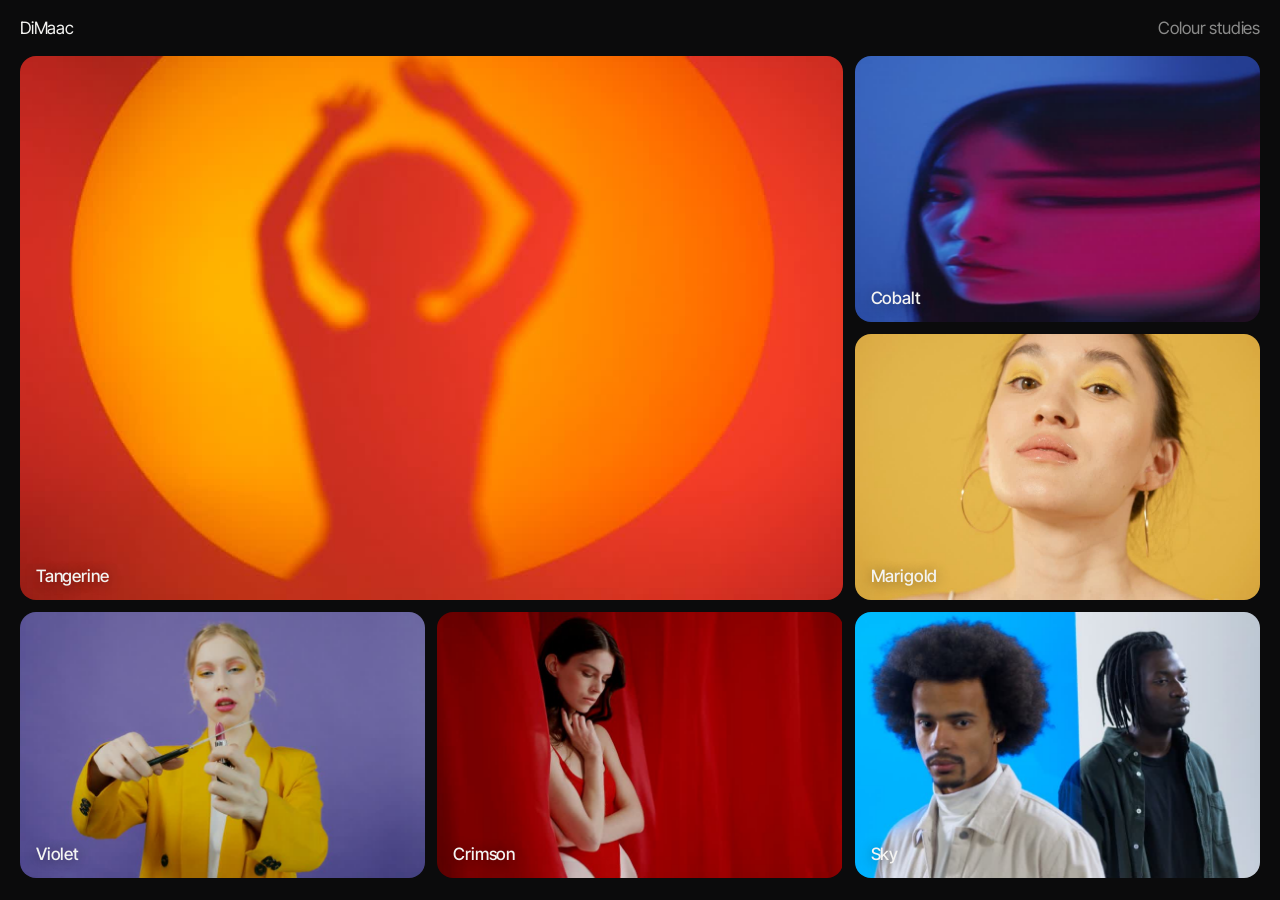
<file: index.html>
<!doctype html>
<html lang="en">
    <head>
        <meta charset="utf-8" />
        <meta name="viewport" content="width=device-width, initial-scale=1" />
        <title>project</title>

        <link
            rel="stylesheet"
            href="https://fonts.googleapis.com/css2?family=Inter+Tight:wght@400;500&display=swap"
        />

        <link rel="stylesheet" href="./assets/css/style.css" />
    </head>
    <body>
        <header class="top">
            <a href="index.html">DiMaac</a>
            <span>Colour studies</span>
        </header>

        <main class="home">
            <a
                class="card"
                href="tangerine.html"
                style="view-transition-name: tangerine"
            >
                <video
                    src="https://videos.pexels.com/video-files/8047353/8047353-hd_1920_1080_25fps.mp4"
                    poster="./assets/images/tangerine.jpg"
                    autoplay
                    muted
                    loop
                    playsinline
                ></video>
                <span>Tangerine</span>
            </a>
            <a
                class="card"
                href="cobalt.html"
                style="view-transition-name: cobalt"
            >
                <video
                    src="https://videos.pexels.com/video-files/6491689/6491689-hd_1366_720_25fps.mp4"
                    poster="./assets/images/cobalt.jpg"
                    autoplay
                    muted
                    loop
                    playsinline
                ></video>
                <span>Cobalt</span>
            </a>
            <a
                class="card"
                href="marigold.html"
                style="view-transition-name: marigold"
            >
                <video
                    src="https://videos.pexels.com/video-files/7956862/7956862-hd_1280_720_30fps.mp4"
                    poster="./assets/images/marigold.jpg"
                    autoplay
                    muted
                    loop
                    playsinline
                ></video>
                <span>Marigold</span>
            </a>
            <a
                class="card"
                href="violet.html"
                style="view-transition-name: violet"
            >
                <video
                    src="https://videos.pexels.com/video-files/7291759/7291759-hd_1280_720_25fps.mp4"
                    poster="./assets/images/violet.jpg"
                    autoplay
                    muted
                    loop
                    playsinline
                ></video>
                <span>Violet</span>
            </a>
            <a
                class="card"
                href="crimson.html"
                style="view-transition-name: crimson"
            >
                <video
                    src="https://videos.pexels.com/video-files/8746333/8746333-hd_1366_720_25fps.mp4"
                    poster="./assets/images/crimson.jpg"
                    autoplay
                    muted
                    loop
                    playsinline
                ></video>
                <span>Crimson</span>
            </a>
            <a class="card" href="sky.html" style="view-transition-name: sky">
                <video
                    src="https://videos.pexels.com/video-files/6616621/6616621-hd_2048_1080_25fps.mp4"
                    poster="./assets/images/sky.jpg"
                    autoplay
                    muted
                    loop
                    playsinline
                ></video>
                <span>Sky</span>
            </a>
        </main>

        <script src="./assets/js/main.js"></script>
    </body>
</html>
</file>
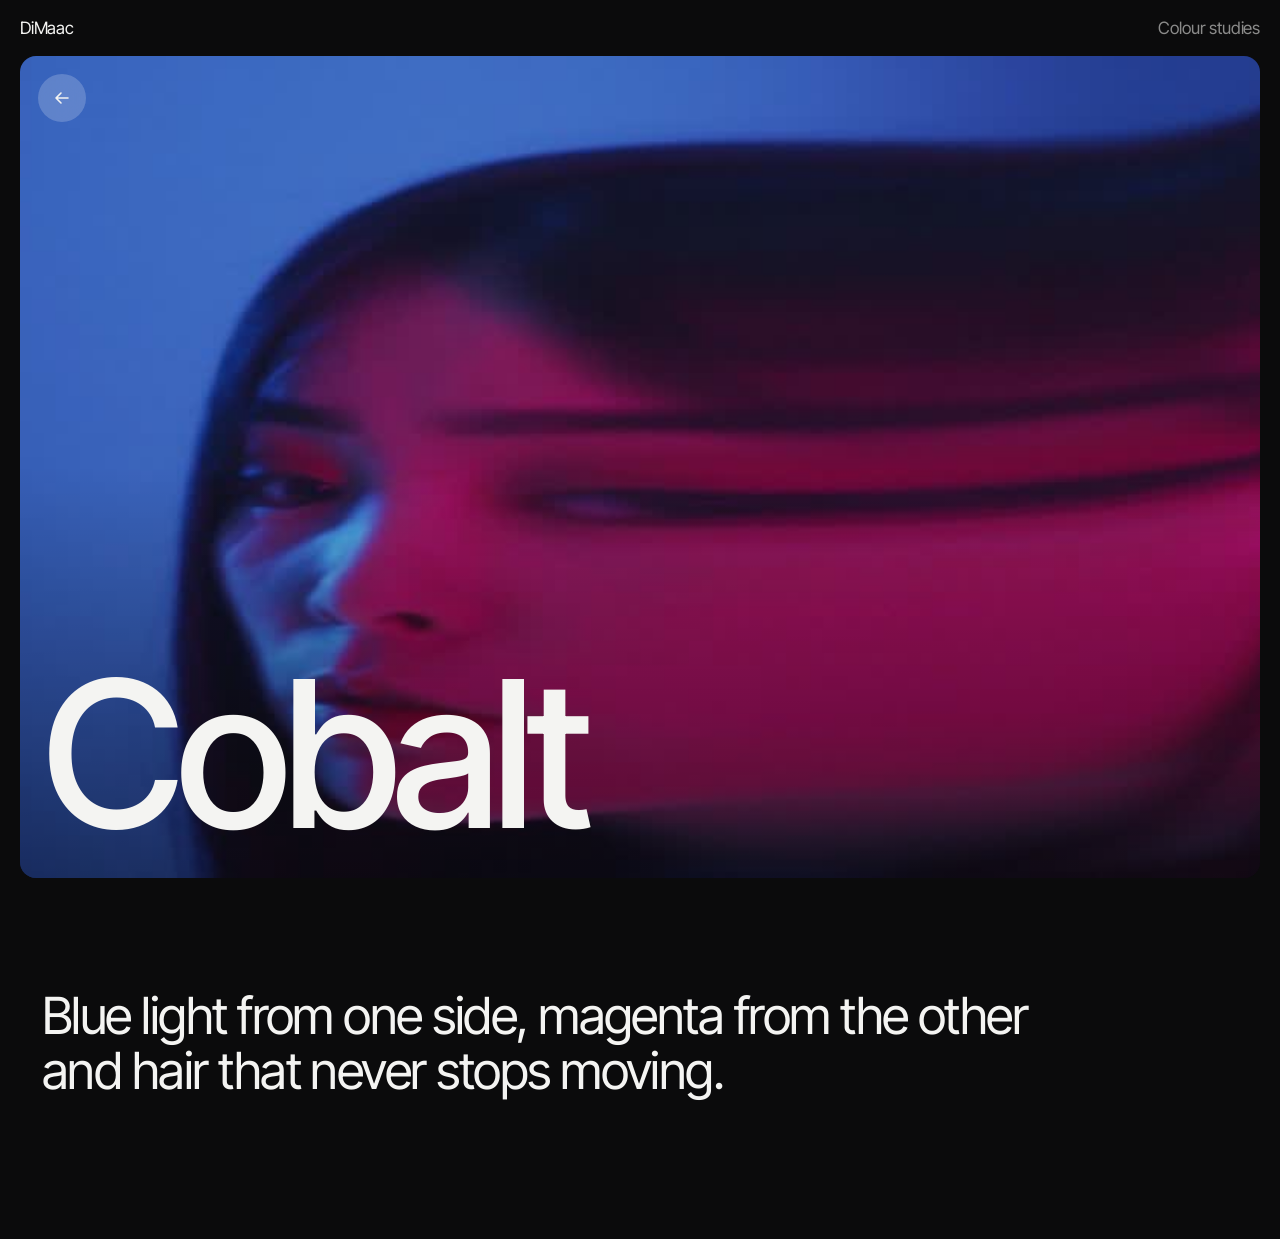
<file: cobalt.html>
<!doctype html>
<html lang="en">
    <head>
        <meta charset="utf-8" />
        <meta name="viewport" content="width=device-width, initial-scale=1" />
        <title>Cobalt</title>
        <link
            rel="stylesheet"
            href="https://fonts.googleapis.com/css2?family=Inter+Tight:wght@400;500&display=swap"
        />

        <link rel="stylesheet" href="./assets/css/style.css" />
    </head>
    <body>
        <header class="top">
            <a href="index.html">DiMaac</a>
            <span>Colour studies</span>
        </header>

        <main>
            <div class="hero" style="view-transition-name: cobalt">
                <video
                    src="https://videos.pexels.com/video-files/6491689/6491689-hd_1366_720_25fps.mp4"
                    poster="./assets/images/cobalt.jpg"
                    autoplay
                    muted
                    loop
                    playsinline
                ></video>

                <a
                    class="back"
                    href="index.html"
                    aria-label="Back to all films"
                >
                    <svg
                        width="20"
                        height="20"
                        viewBox="0 0 20 20"
                        fill="none"
                        stroke="currentColor"
                        stroke-width="1.6"
                        stroke-linecap="round"
                        stroke-linejoin="round"
                        aria-hidden="true"
                    >
                        <path d="M16 10H4M9 5l-5 5 5 5" />
                    </svg>
                </a>

                <h1>Cobalt</h1>
            </div>

            <p class="about">
                Blue light from one side, magenta from the other and hair that
                never stops moving.
            </p>

            <script src="./assets/js/main.js"></script>
        </main>
    </body>
</html>
</file>
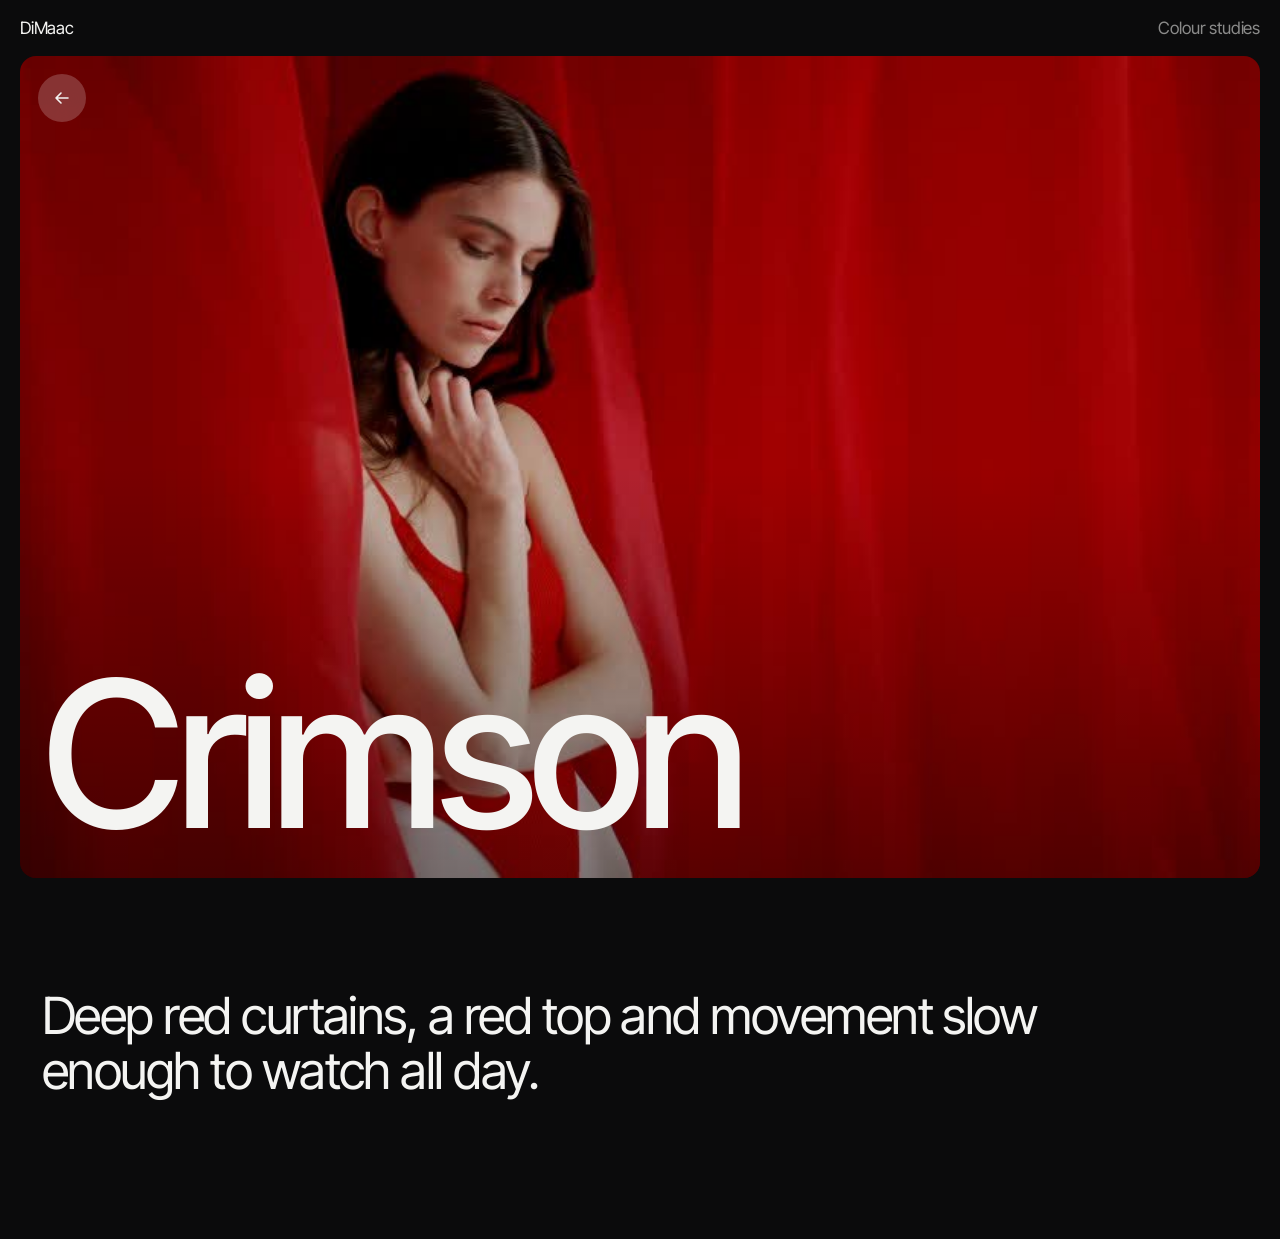
<file: crimson.html>
<!doctype html>
<html lang="en">
    <head>
        <meta charset="utf-8" />
        <meta name="viewport" content="width=device-width, initial-scale=1" />
        <title>Crimson</title>
        <link
            rel="stylesheet"
            href="https://fonts.googleapis.com/css2?family=Inter+Tight:wght@400;500&display=swap"
        />
        <link rel="stylesheet" href="./assets/css/style.css" />
    </head>
    <body>
        <header class="top">
            <a href="index.html">DiMaac</a>
            <span>Colour studies</span>
        </header>

        <main>
            <div class="hero" style="view-transition-name: crimson">
                <video
                    src="https://videos.pexels.com/video-files/8746333/8746333-hd_1366_720_25fps.mp4"
                    poster="./assets/images/crimson.jpg"
                    autoplay
                    muted
                    loop
                    playsinline
                ></video>

                <a
                    class="back"
                    href="index.html"
                    aria-label="Back to all films"
                >
                    <svg
                        width="20"
                        height="20"
                        viewBox="0 0 20 20"
                        fill="none"
                        stroke="currentColor"
                        stroke-width="1.6"
                        stroke-linecap="round"
                        stroke-linejoin="round"
                        aria-hidden="true"
                    >
                        <path d="M16 10H4M9 5l-5 5 5 5" />
                    </svg>
                </a>

                <h1>Crimson</h1>
            </div>
            <p class="about">
                Deep red curtains, a red top and movement slow enough to watch
                all day.
            </p>
        </main>

        <script src="./assets/js/main.js"></script>
    </body>
</html>
</file>
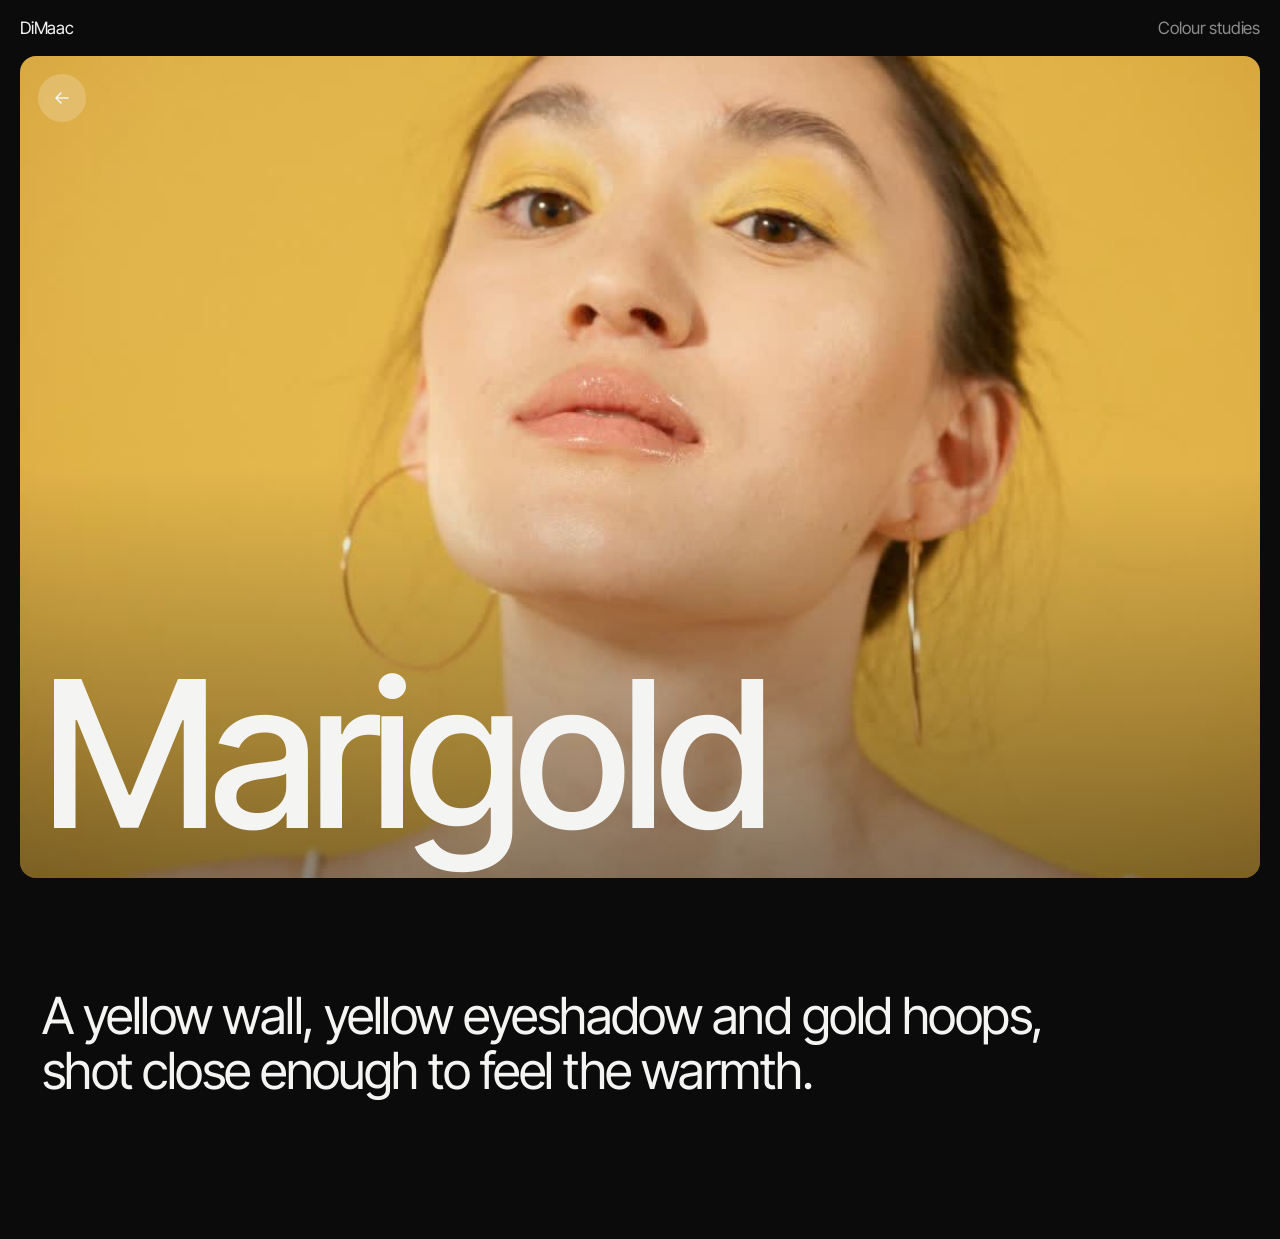
<file: marigold.html>
<!doctype html>
<html lang="en">
    <head>
        <meta charset="utf-8" />
        <meta name="viewport" content="width=device-width, initial-scale=1" />
        <title>Marigold</title>
        <link
            rel="stylesheet"
            href="https://fonts.googleapis.com/css2?family=Inter+Tight:wght@400;500&display=swap"
        />

        <link rel="stylesheet" href="./assets/css/style.css" />
    </head>
    <body>
        <header class="top">
            <a href="index.html">DiMaac</a>
            <span>Colour studies</span>
        </header>

        <main>
            <div class="hero" style="view-transition-name: marigold">
                <video
                    src="https://videos.pexels.com/video-files/7956862/7956862-hd_1280_720_30fps.mp4"
                    poster="./assets/images/marigold.jpg"
                    autoplay
                    muted
                    loop
                    playsinline
                ></video>

                <a
                    class="back"
                    href="index.html"
                    aria-label="Back to all films"
                >
                    <svg
                        width="20"
                        height="20"
                        viewBox="0 0 20 20"
                        fill="none"
                        stroke="currentColor"
                        stroke-width="1.6"
                        stroke-linecap="round"
                        stroke-linejoin="round"
                        aria-hidden="true"
                    >
                        <path d="M16 10H4M9 5l-5 5 5 5" />
                    </svg>
                </a>

                <h1>Marigold</h1>
            </div>

            <p class="about">
                A yellow wall, yellow eyeshadow and gold hoops, shot close
                enough to feel the warmth.
            </p>
        </main>

        <script src="./assets/js/main.js"></script>
    </body>
</html>
</file>
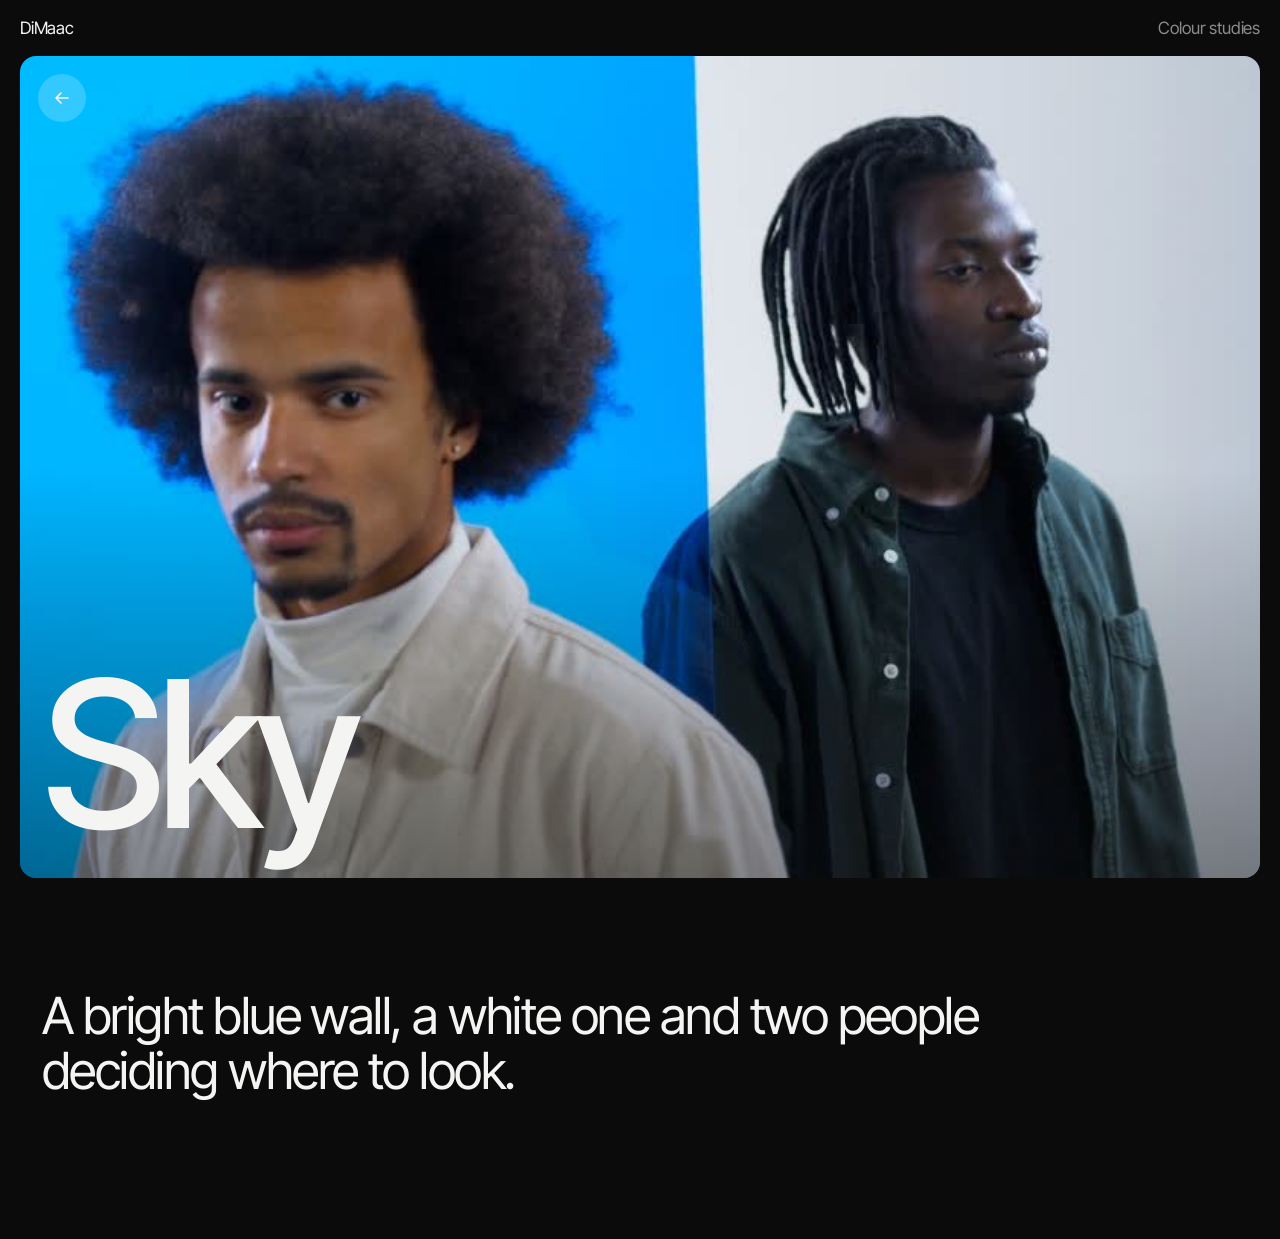
<file: sky.html>
<!doctype html>
<html lang="en">
    <head>
        <meta charset="utf-8" />
        <meta name="viewport" content="width=device-width, initial-scale=1" />
        <title>Sky</title>

        <link
            rel="stylesheet"
            href="https://fonts.googleapis.com/css2?family=Inter+Tight:wght@400;500&display=swap"
        />

        <link rel="stylesheet" href="./assets/css/style.css" />
    </head>
    <body>
        <header class="top">
            <a href="index.html">DiMaac</a>
            <span>Colour studies</span>
        </header>

        <main>
            <div class="hero" style="view-transition-name: sky">
                <video
                    src="https://videos.pexels.com/video-files/6616621/6616621-hd_2048_1080_25fps.mp4"
                    poster="./assets/images/sky.jpg"
                    autoplay
                    muted
                    loop
                    playsinline
                ></video>

                <a
                    class="back"
                    href="index.html"
                    aria-label="Back to all films"
                >
                    <svg
                        width="20"
                        height="20"
                        viewBox="0 0 20 20"
                        fill="none"
                        stroke="currentColor"
                        stroke-width="1.6"
                        stroke-linecap="round"
                        stroke-linejoin="round"
                        aria-hidden="true"
                    >
                        <path d="M16 10H4M9 5l-5 5 5 5" />
                    </svg>
                </a>

                <h1>Sky</h1>
            </div>

            <p class="about">
                A bright blue wall, a white one and two people deciding where to
                look.
            </p>
        </main>

        <script src="./assets/js/main.js"></script>
    </body>
</html>
</file>
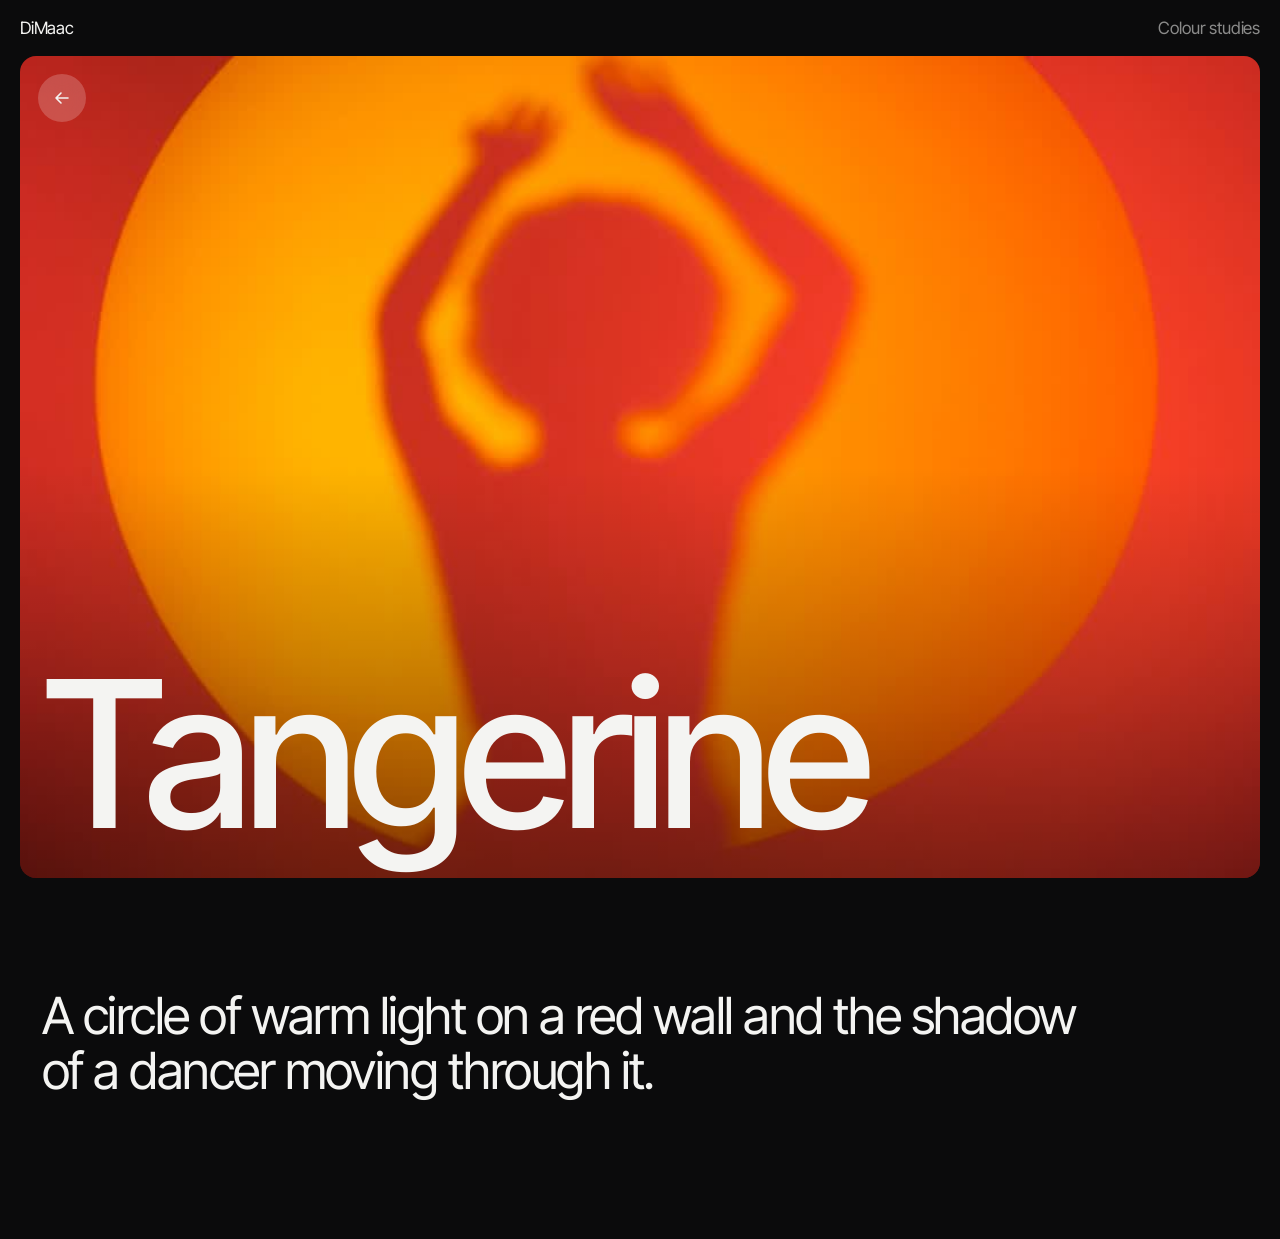
<file: tangerine.html>
<!doctype html>
<html lang="en">
    <head>
        <meta charset="utf-8" />
        <meta name="viewport" content="width=device-width, initial-scale=1" />
        <title>Tangerine</title>
        <link
            rel="stylesheet"
            href="https://fonts.googleapis.com/css2?family=Inter+Tight:wght@400;500&display=swap"
        />

        <link rel="stylesheet" href="./assets/css/style.css" />
    </head>
    <body>
        <header class="top">
            <a href="index.html">DiMaac</a>
            <span>Colour studies</span>
        </header>

        <main>
            <div class="hero" style="view-transition-name: tangerine">
                <video
                    src="https://videos.pexels.com/video-files/8047353/8047353-hd_1920_1080_25fps.mp4"
                    poster="./assets/images/tangerine.jpg"
                    autoplay
                    muted
                    loop
                    playsinline
                ></video>

                <a
                    class="back"
                    href="index.html"
                    aria-label="Back to all films"
                >
                    <svg
                        width="20"
                        height="20"
                        viewBox="0 0 20 20"
                        fill="none"
                        stroke="currentColor"
                        stroke-width="1.6"
                        stroke-linecap="round"
                        stroke-linejoin="round"
                        aria-hidden="true"
                    >
                        <path d="M16 10H4M9 5l-5 5 5 5" />
                    </svg>
                </a>

                <h1>Tangerine</h1>
            </div>

            <p class="about">
                A circle of warm light on a red wall and the shadow of a dancer
                moving through it.
            </p>
        </main>

        <script src="./assets/js/main.js"></script>
    </body>
</html>
</file>
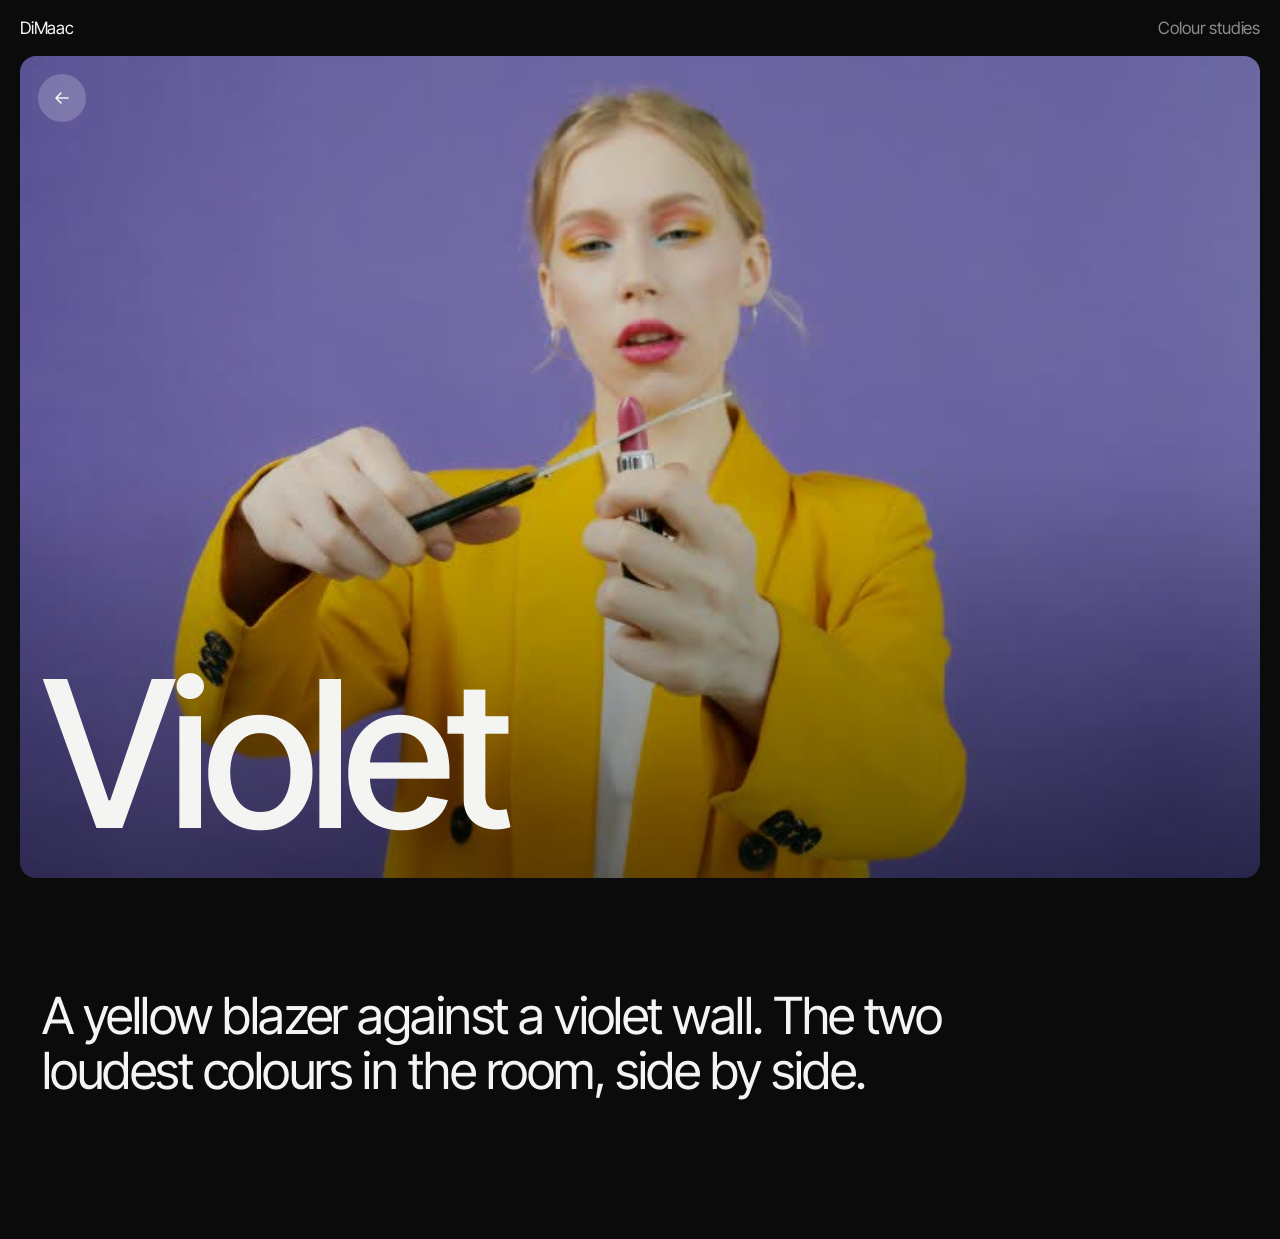
<file: violet.html>
<!doctype html>
<html lang="en">
    <head>
        <meta charset="utf-8" />
        <meta name="viewport" content="width=device-width, initial-scale=1" />
        <title>Violet</title>

        <link
            rel="stylesheet"
            href="https://fonts.googleapis.com/css2?family=Inter+Tight:wght@400;500&display=swap"
        />

        <link rel="stylesheet" href="./assets/css/style.css" />
    </head>
    <body>
        <header class="top">
            <a href="index.html">DiMaac</a>
            <span>Colour studies</span>
        </header>

        <main>
            <div class="hero" style="view-transition-name: violet">
                <video
                    src="https://videos.pexels.com/video-files/7291759/7291759-hd_1280_720_25fps.mp4"
                    poster="./assets/images/violet.jpg"
                    autoplay
                    muted
                    loop
                    playsinline
                ></video>

                <a
                    class="back"
                    href="index.html"
                    aria-label="Back to all films"
                >
                    <svg
                        width="20"
                        height="20"
                        viewBox="0 0 20 20"
                        fill="none"
                        stroke="currentColor"
                        stroke-width="1.6"
                        stroke-linecap="round"
                        stroke-linejoin="round"
                        aria-hidden="true"
                    >
                        <path d="M16 10H4M9 5l-5 5 5 5" />
                    </svg>
                </a>
                <h1>Violet</h1>
            </div>
            <p class="about">
                A yellow blazer against a violet wall. The two loudest colours
                in the room, side by side.
            </p>
        </main>

        <script src="./assets/js/main.js"></script>
    </body>
</html>
</file>
<file: assets/css/style.css>
* {
    box-sizing: border-box;
    margin: 0;
}

html {
    background: #0b0b0c;
    color: #f4f4f2;
    font-family: "Inter Tight", sans-serif;
}

a {
    color: inherit;
    text-decoration: none;
}

video {
    display: block;
    width: 100%;
    height: 100%;
    object-fit: cover;
}

.top {
    display: flex;
    justify-content: space-between;
    padding: 18px 20px;
    font-size: 17px;
    letter-spacing: -0.01em;
}

.top span {
    opacity: 0.55;
}

.home {
    display: grid;
    grid-template-columns: repeat(3, 1fr);
    grid-template-rows: repeat(3, 1fr);
    gap: 12px;
    height: calc(100svh - 58px);
    padding: 0 20px 20px;
}

.card {
    position: relative;
    overflow: hidden;
    border-radius: 16px;
    background: #1a1a1c;
    transition: scale 0.7s cubic-bezier(0.2, 0.8, 0.2, 1);
}

.card:hover {
    scale: 1.012;
}

.card:first-child {
    grid-column: span 2;
    grid-row: span 2;
}

.card span {
    position: absolute;
    left: 16px;
    bottom: 14px;
    font-size: 17px;
    font-weight: 500;
    letter-spacing: -0.01em;
    text-shadow: 0 1px 14px rgba(0, 0, 0, 0.45);
}

.hero {
    position: relative;
    height: calc(100svh - 78px);
    margin: 0 20px;
    overflow: hidden;
    border-radius: 16px;
}

.hero::after {
    content: "";
    position: absolute;
    inset: 50% 0 0;
    background: linear-gradient(transparent, rgba(0, 0, 0, 0.42));
}

.hero h1 {
    position: absolute;
    z-index: 1;
    left: 22px;
    bottom: 6px;
    padding-bottom: 0.1em;
    font-size: clamp(72px, 16vw, 300px);
    font-weight: 500;
    line-height: 0.95;
    letter-spacing: -0.04em;
    view-transition-name: title;
}

.back {
    position: absolute;
    z-index: 1;
    top: 18px;
    left: 18px;
    display: grid;
    place-items: center;
    width: 48px;
    height: 48px;
    border-radius: 50%;
    background: rgba(255, 255, 255, 0.2);
    backdrop-filter: blur(14px);
    font-size: 21px;
}

.about {
    max-width: 22em;
    padding: 110px 42px 140px;
    font-size: clamp(28px, 4vw, 60px);
    line-height: 1.08;
    letter-spacing: -0.03em;
}

@view-transition {
    navigation: auto;
}

.card,
.hero {
    view-transition-class: film;
}

::view-transition-group(.film) {
    animation-duration: 0.9s;
    animation-timing-function: cubic-bezier(0.7, 0, 0.2, 1);
    overflow: hidden;
    border-radius: 16px;
}

::view-transition-old(.film),
::view-transition-new(.film) {
    width: 100%;
    height: 100%;
    object-fit: cover;
}

::view-transition-new(.film) {
    animation: none;
}

::view-transition-old(.film) {
    animation: fade-out 0.1s linear 0.35s both;
}

::view-transition-old(.film):only-child {
    animation: fade-out 0.25s ease both;
}

::view-transition-new(.film):only-child {
    animation: fade-in 0.3s ease 0.6s both;
}

:root:has(.home)::view-transition-old(.film) {
    z-index: 1;
    animation: fade-out 0.2s ease 0.7s both;
}

::view-transition-group(title) {
    overflow: clip;
}

::view-transition-new(title) {
    animation: rise 0.8s cubic-bezier(0.2, 0.8, 0.2, 1) 0.45s both;
}

@keyframes fade-out {
    to {
        opacity: 0;
    }
}

@keyframes fade-in {
    from {
        opacity: 0;
    }
}

@keyframes rise {
    from {
        transform: translateY(105%);
    }
}

@media (max-width: 700px) {
    .home {
        grid-template-columns: 1fr;
        grid-template-rows: none;
        height: auto;
    }

    .card,
    .card:first-child {
        grid-column: auto;
        grid-row: auto;
        aspect-ratio: 16 / 10;
    }

    .hero {
        height: 72svh;
    }
}

@media (prefers-reduced-motion: reduce) {
    ::view-transition-group(*),
    ::view-transition-old(*),
    ::view-transition-new(*) {
        animation: none !important;
    }
}
</file>
